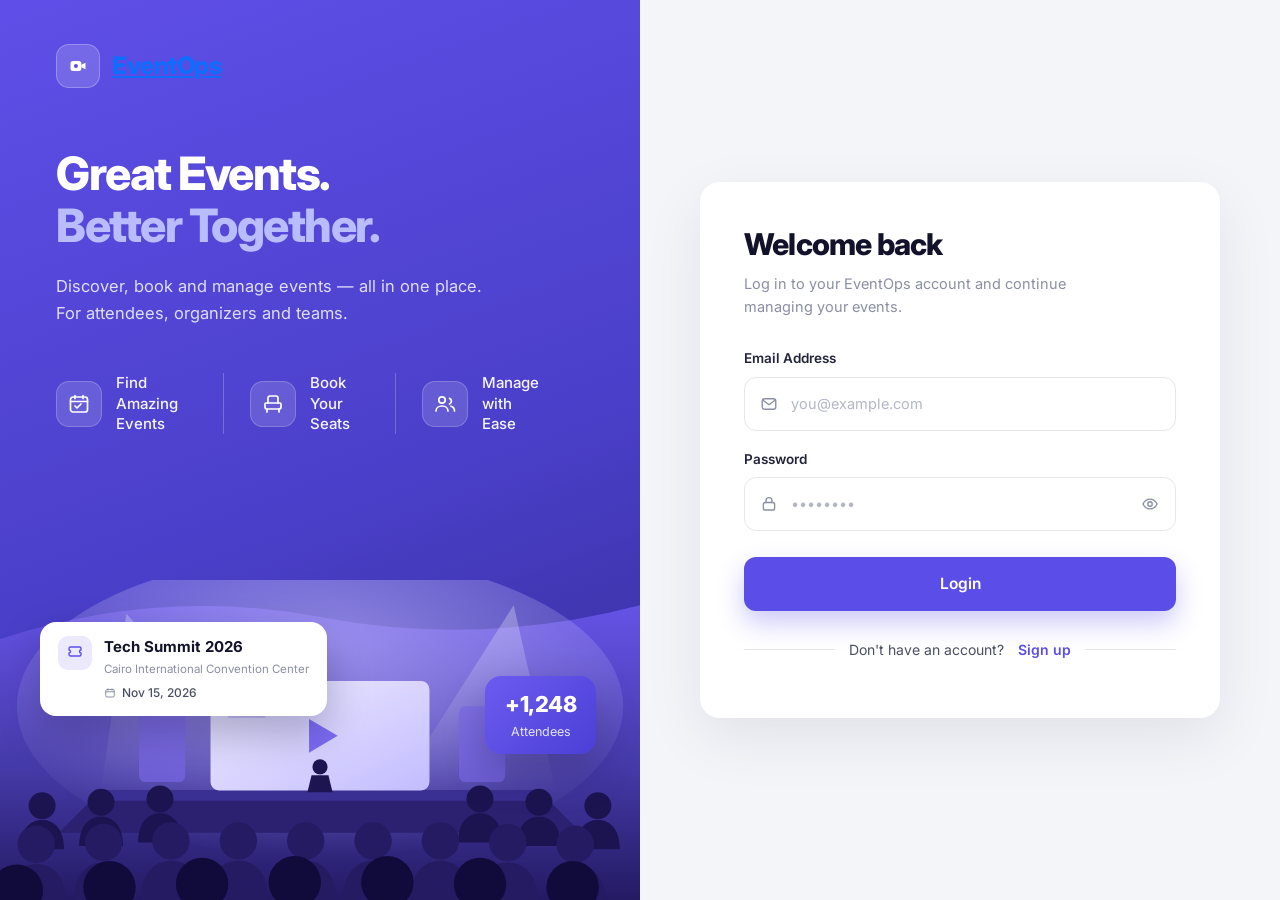
<file: Front/admin-applications.html>
<!DOCTYPE html>
<html lang="en">
<head>
  <meta charset="UTF-8" />
  <meta name="viewport" content="width=device-width, initial-scale=1.0" />
  <title>EventOps · Organizer applications</title>

  <link href="bootstrap.min.css" rel="stylesheet" />
  <link
    href="https://cdn.jsdelivr.net/npm/bootstrap-icons@1.11.3/font/bootstrap-icons.min.css"
    rel="stylesheet"
  />
  <link
    href="https://fonts.googleapis.com/css2?family=Inter:wght@400;500;600;700;800&display=swap"
    rel="stylesheet"
  />
  <link rel="stylesheet" href="assets/css/dashboard.css" />
  <link rel="stylesheet" href="assets/css/admin-applications.css" />
</head>
<body>

  <header class="topbar">
    <div class="topbar__inner">
      <a href="admin-applications.html" class="brand"><span class="brand__logo"><i class="bi bi-camera-video-fill"></i></span><span class="brand__name">EventOps</span></a>
      <div class="topbar__actions">
        <button class="icon-btn" type="button" aria-label="Notifications"><i class="bi bi-bell"></i><span class="icon-btn__dot"></span></button>
        <button class="profile" type="button"><img src="https://i.pravatar.cc/80?img=12" alt="User" class="profile__avatar" /><span class="profile__name">User</span><i class="bi bi-chevron-down profile__caret"></i></button>
      </div>
    </div>
  </header>

  <div class="layout">
    <aside class="sidebar" id="sidebar">
      <nav class="sidebar__nav">
        <a class="sidebar__link is-active" href="admin-applications.html"><i class="bi bi-clipboard-check"></i><span>Organizer applications</span></a>
        <a class="sidebar__link" href="dashboard.html"><i class="bi bi-speedometer2"></i><span>Dashboard</span></a>
        <a class="sidebar__link" href="my-bookings.html"><i class="bi bi-ticket-perforated"></i><span>My bookings</span></a>
        <a class="sidebar__link" href="profile.html"><i class="bi bi-person"></i><span>Profile</span></a>
        <a class="sidebar__link" href="index.html"><i class="bi bi-globe2"></i><span>Browse events</span></a>
      </nav>
    </aside>

    <main class="content" id="content">
      <div class="page-head">
        <div>
          <h1 class="page-head__title">Organizer applications</h1>
          <p class="page-head__sub">Review requests from participants who want to become organizers.</p>
        </div>
      </div>

      <div class="panel">
        <div class="toolbar">
          <div class="toolbar__tabs" id="statusTabs">
            <button class="tab is-active" type="button" data-status="all">All</button>
            <button class="tab" type="button" data-status="pending">Pending</button>
            <button class="tab" type="button" data-status="approved">Approved</button>
            <button class="tab" type="button" data-status="rejected">Rejected</button>
          </div>
          <div class="toolbar__search">
            <i class="bi bi-search"></i>
            <input type="search" id="searchInput" placeholder="Search this page by name, email, or organization" autocomplete="off" />
          </div>
        </div>

        <div class="table-wrap">
          <table class="app-table">
            <thead>
              <tr>
                <th>Applicant name</th>
                <th>Email</th>
                <th>Organization</th>
                <th>Submitted</th>
                <th>Status</th>
                <th class="app-actions-col">Actions</th>
              </tr>
            </thead>
            <tbody id="appTableBody"></tbody>
          </table>
        </div>

        <div class="table-foot" id="tableFoot">
          <span class="table-foot__info" id="pageInfo">Page 1 of 1</span>
          <div class="pagination">
            <button class="page-btn" type="button" id="prevBtn"><i class="bi bi-chevron-left"></i> Prev</button>
            <button class="page-btn" type="button" id="nextBtn">Next <i class="bi bi-chevron-right"></i></button>
          </div>
        </div>
      </div>
    </main>
  </div>

  <div class="drawer-overlay" id="drawerOverlay"></div>
  <aside class="drawer" id="drawer" aria-hidden="true" aria-label="Application details">
    <div class="drawer__head">
      <h2 class="drawer__title">Application details</h2>
      <button class="drawer__close" type="button" id="drawerClose" aria-label="Close">&times;</button>
    </div>
    <div class="drawer__body" id="drawerBody"></div>
  </aside>

  <div class="toast-stack" id="toastStack"></div>

  <script src="assets/js/api.js"></script>
  <script src="assets/js/layout.js"></script>
  <script src="assets/js/admin-applications.js"></script>
</body>
</html>
</file>
<file: Front/assets/css/dashboard.css>
:root {
  --brand: #5b4de8;
  --brand-dark: #4a3fd6;
  --brand-soft: #ece9fd;
  --page-bg: #f6f7fb;
  --card-bg: #ffffff;
  --text: #1c1d2b;
  --text-muted: #8a8fa3;
  --line: #edeef4;
  --green: #16a34a;
  --green-soft: #e7f7ee;
  --amber: #d97706;
  --amber-soft: #fef3e2;
  --red: #e23b3b;
  --red-soft: #fdeaea;
  --radius: 16px;
  --shadow: 0 1px 3px rgba(24, 27, 50, .04), 0 8px 24px rgba(24, 27, 50, .04);
  --topbar-h: 72px;
  --sidebar-w: 220px;
}

* { box-sizing: border-box; }

body {
  font-family: "Inter", system-ui, -apple-system, "Segoe UI", sans-serif;
  background: var(--page-bg);
  color: var(--text);
  margin: 0;
  -webkit-font-smoothing: antialiased;
}

a { text-decoration: none; color: inherit; }

/* ===================== TOP BAR ===================== */
.topbar {
  position: fixed;
  inset: 0 0 auto 0;
  height: var(--topbar-h);
  background: #fff;
  border-bottom: 1px solid var(--line);
  z-index: 1030;
}

.topbar__inner {
  height: 100%;
  display: flex;
  align-items: center;
  gap: 24px;
  padding: 0 24px;
}

/* ===================== INLINE PAGE NAV (same row as the logo) ===================== */
.pagenav {
  flex: 1 1 auto;
  min-width: 0;
  display: flex;
  align-items: center;
  justify-content: safe center;
  gap: 4px;
  overflow: visible;
}

.pagenav::-webkit-scrollbar { display: none; }

.pagenav a,
.pagenav__link {
  flex: 0 0 auto;
  display: inline-flex;
  align-items: center;
  gap: 6px;
  padding: 8px 12px;
  border-radius: 10px;
  font-size: 13.5px;
  font-weight: 600;
  color: #5b6072;
  white-space: nowrap;
  transition: all .16s ease;
  text-decoration: none;
  border: 1px solid transparent;
}

.pagenav a i,
.pagenav__link i {
  font-size: 14.5px;
  color: inherit;
  transition: color .16s ease;
}

.pagenav a:hover,
.pagenav__link:hover {
  background: #f7f8fc;
  color: var(--text);
}

.pagenav a.is-active,
.pagenav__link.is-active {
  color: var(--brand);
  background: #f1effe;
  border-color: #e5e0fd;
  font-weight: 700;
}

.pagenav a.is-active i,
.pagenav__link.is-active i {
  color: var(--brand);
}

/* Nav Dropdowns (Events, Attendees) */
.nav-dropdown {
  position: relative;
  display: inline-flex;
  align-items: center;
  flex: 0 0 auto;
}

.nav-dropdown__btn {
  display: inline-flex;
  align-items: center;
  gap: 6px;
  padding: 8px 12px;
  border-radius: 10px;
  font-size: 13.5px;
  font-weight: 600;
  color: #5b6072;
  background: transparent;
  border: 1px solid transparent;
  cursor: pointer;
  white-space: nowrap;
  font-family: inherit;
  transition: all .16s ease;
}

.nav-dropdown__btn i:first-child {
  font-size: 14.5px;
  color: inherit;
}

.nav-dropdown__caret {
  font-size: 10.5px;
  color: #8a8fa3;
  transition: transform .2s ease, color .16s ease;
  margin-left: 2px;
}

.nav-dropdown__btn:hover {
  background: #f7f8fc;
  color: var(--text);
}

.nav-dropdown.is-open .nav-dropdown__btn,
.nav-dropdown__btn.is-active {
  color: var(--brand);
  background: #f1effe;
  border-color: #e5e0fd;
  font-weight: 700;
}

.nav-dropdown.is-open .nav-dropdown__caret,
.nav-dropdown__btn.is-active .nav-dropdown__caret {
  color: var(--brand);
}

.nav-dropdown.is-open .nav-dropdown__caret {
  transform: rotate(180deg);
}

.nav-dropdown__menu {
  position: absolute;
  top: calc(100% + 8px);
  left: 0;
  min-width: 195px;
  background: #ffffff;
  border: 1px solid var(--line);
  border-radius: 14px;
  box-shadow: 0 16px 36px rgba(24, 27, 50, .14);
  padding: 6px;
  z-index: 1100;
  animation: dd-in .14s ease;
}

.nav-dropdown__menu .dropdown__item {
  display: flex;
  align-items: center;
  gap: 10px;
  width: 100%;
  padding: 9px 12px;
  border-radius: 9px;
  font-size: 13.5px;
  font-weight: 500;
  color: #41465a;
  text-decoration: none;
  background: transparent;
  border: 0;
  cursor: pointer;
  transition: all .14s ease;
}

.nav-dropdown__menu .dropdown__item i {
  font-size: 15px;
  width: 18px;
  text-align: center;
  color: #7e849b;
  transition: color .14s ease;
}

.nav-dropdown__menu .dropdown__item:hover {
  background: #f5f6fb;
  color: var(--brand);
}

.nav-dropdown__menu .dropdown__item:hover i {
  color: var(--brand);
}

.nav-dropdown__menu .dropdown__item.is-active {
  background: var(--brand-soft);
  color: var(--brand);
  font-weight: 700;
}

.nav-dropdown__menu .dropdown__item.is-active i {
  color: var(--brand);
}

.dropdown__item.is-active {
  background: var(--brand-soft);
  color: var(--brand);
  font-weight: 600;
}

.dropdown__item.is-active i {
  color: var(--brand);
}

/* Search moved out of the topbar: centered under the nav bar, same width as panel. */
.content > .topbar__search--panel {
  flex: 0 0 auto;
  max-width: 620px;
  margin: 0 auto 22px;
  width: 100%;
}

.brand {
  display: flex;
  align-items: center;
  gap: 10px;
  width: calc(var(--sidebar-w) - 24px);
  flex: 0 0 auto;
}

.brand__logo {
  width: 38px;
  height: 38px;
  display: grid;
  place-items: center;
  background: var(--brand);
  color: #fff;
  border-radius: 11px;
  font-size: 19px;
}

.brand__name {
  font-size: 21px;
  font-weight: 800;
  color: var(--brand);
  letter-spacing: -.4px;
}

.topbar__search {
  flex: 1 1 auto;
  max-width: 620px;
  position: relative;
  display: flex;
  align-items: center;
}

.topbar__search i {
  position: absolute;
  left: 16px;
  color: var(--text-muted);
  font-size: 15px;
}

.topbar__search input {
  width: 100%;
  height: 46px;
  border: 1px solid var(--line);
  background: #f7f8fc;
  border-radius: 12px;
  padding: 0 16px 0 42px;
  font-size: 14px;
  color: var(--text);
  outline: none;
  transition: .18s;
}

.topbar__search input::placeholder { color: var(--text-muted); }
.topbar__search input:focus {
  background: #fff;
  border-color: var(--brand);
  box-shadow: 0 0 0 4px var(--brand-soft);
}

.topbar__actions {
  margin-left: auto;
  display: flex;
  align-items: center;
  gap: 14px;
}

.icon-btn {
  position: relative;
  width: 42px;
  height: 42px;
  border: 1px solid var(--line);
  background: #fff;
  border-radius: 11px;
  color: #4a4f63;
  font-size: 18px;
  display: grid;
  place-items: center;
  transition: .18s;
}

.icon-btn:hover { border-color: #d9dbe6; color: var(--brand); }

.icon-btn__dot {
  position: absolute;
  top: 9px;
  right: 9px;
  width: 8px;
  height: 8px;
  background: #f43f5e;
  border: 2px solid #fff;
  border-radius: 50%;
}

.profile {
  display: flex;
  align-items: center;
  gap: 10px;
  background: none;
  border: 0;
  padding: 4px;
  border-radius: 12px;
  transition: .18s;
}

.profile:hover { background: #f7f8fc; }

.profile__avatar {
  width: 40px;
  height: 40px;
  border-radius: 50%;
  object-fit: cover;
}

.profile__name { font-size: 14.5px; font-weight: 600; }

.profile__caret { font-size: 12px; color: var(--text-muted); }

/* ===================== LAYOUT ===================== */
.layout {
  display: flex;
  padding-top: var(--topbar-h);
  min-height: 100vh;
}

/* ===================== SIDEBAR (disabled) ===================== */
/* Navigation is provided by the fixed top nav bar, so the side bar is hidden. */
.sidebar { display: none; }

.sidebar__nav { display: flex; flex-direction: column; gap: 4px; }

.sidebar__link {
  display: flex;
  align-items: center;
  gap: 12px;
  padding: 11px 14px;
  border-radius: 11px;
  font-size: 14.5px;
  font-weight: 500;
  color: #5b6072;
  transition: .16s;
}

.sidebar__link i { font-size: 17px; width: 20px; text-align: center; }

.sidebar__link:hover { background: #f7f8fc; color: var(--text); }

.sidebar__link.is-active {
  background: var(--brand-soft);
  color: var(--brand);
  font-weight: 600;
}

.sidebar__link.is-active i { color: var(--brand); }

/* ===================== CONTENT ===================== */
.content {
  flex: 1 1 auto;
  padding: 28px 32px 48px;
  min-width: 0;
}

.page-head {
  display: flex;
  align-items: flex-start;
  justify-content: space-between;
  gap: 20px;
  margin-bottom: 26px;
}

.page-head__title {
  font-size: 27px;
  font-weight: 800;
  letter-spacing: -.6px;
  margin: 0 0 4px;
}

.wave { font-size: 24px; }

.page-head__sub { margin: 0; color: var(--text-muted); font-size: 14.5px; }

.btn-brand {
  display: inline-flex;
  align-items: center;
  gap: 8px;
  background: var(--brand);
  color: #fff;
  border: 0;
  border-radius: 12px;
  padding: 13px 22px;
  font-size: 14.5px;
  font-weight: 600;
  white-space: nowrap;
  box-shadow: 0 8px 20px rgba(91, 77, 232, .28);
  transition: .18s;
}

.btn-brand:hover { background: var(--brand-dark); transform: translateY(-1px); }

/* ===================== STAT CARDS ===================== */
.stat-card {
  background: var(--card-bg);
  border: 1px solid var(--line);
  border-radius: var(--radius);
  box-shadow: var(--shadow);
  padding: 20px;
  height: 100%;
}

.stat-card__icon {
  width: 42px;
  height: 42px;
  border-radius: 12px;
  display: grid;
  place-items: center;
  font-size: 19px;
  margin-bottom: 16px;
}

.stat-card__label { font-size: 14px; color: var(--text-muted); font-weight: 500; }

.stat-card__value {
  font-size: 27px;
  font-weight: 800;
  letter-spacing: -.5px;
  margin: 6px 0 12px;
}

.stat-card__trend {
  display: flex;
  align-items: center;
  gap: 6px;
  font-size: 12.5px;
}

.trend-up { color: var(--green); font-weight: 700; }
.trend-down { color: var(--red); font-weight: 700; }
.stat-card__trend span:last-child { color: var(--text-muted); }

/* soft color variants */
.tint-purple { background: var(--brand-soft); color: var(--brand); }
.tint-green  { background: var(--green-soft); color: var(--green); }
.tint-red    { background: var(--red-soft); color: var(--red); }
.tint-amber  { background: var(--amber-soft); color: var(--amber); }

/* ===================== SECTION HEAD ===================== */
.section-head {
  display: flex;
  align-items: center;
  justify-content: space-between;
  margin: 30px 0 16px;
}

.section-head__title { font-size: 19px; font-weight: 700; margin: 0; letter-spacing: -.3px; }

.section-head__link {
  color: var(--brand);
  font-size: 14px;
  font-weight: 600;
  display: inline-flex;
  align-items: center;
  gap: 6px;
}

/* ===================== EVENT CARDS ===================== */
.event-list { display: flex; flex-direction: column; gap: 16px; }

.empty-note {
  background: #fff;
  border: 1px dashed var(--line);
  border-radius: 14px;
  padding: 26px;
  text-align: center;
  color: var(--text-muted);
  font-size: 14px;
}

.empty-note--plain { background: transparent; border: 0; padding: 10px 0; text-align: left; }

.event-card {
  background: var(--card-bg);
  border: 1px solid var(--line);
  border-radius: var(--radius);
  box-shadow: var(--shadow);
  padding: 14px;
  display: flex;
  gap: 18px;
  transition: .18s;
}

.event-card:hover { border-color: #dcdde8; box-shadow: 0 12px 30px rgba(24,27,50,.07); }

.event-card__thumb {
  width: 148px;
  height: 108px;
  border-radius: 12px;
  flex: 0 0 148px;
  object-fit: cover;
  background: #e9eaf2;
}

.event-card__body { flex: 1 1 auto; min-width: 0; display: flex; gap: 18px; }

.event-card__info { flex: 1 1 auto; min-width: 0; }

.event-card__top { display: flex; align-items: flex-start; justify-content: space-between; gap: 8px; }

.event-card__title { font-size: 17px; font-weight: 700; margin: 8px 0 6px; letter-spacing: -.2px; }
.event-card__desc {
  color: var(--text-muted);
  font-size: 13.5px;
  margin: 0 0 14px;
  overflow: hidden;
  text-overflow: ellipsis;
  white-space: nowrap;
}

.event-card__meta {
  display: flex;
  flex-wrap: wrap;
  gap: 8px 24px;
  font-size: 13.5px;
  color: #4a4f63;
}

.event-card__meta i { color: var(--text-muted); margin-right: 7px; font-size: 14px; }

.dots-btn {
  border: 0;
  background: none;
  color: var(--text-muted);
  font-size: 18px;
  line-height: 1;
  padding: 2px 4px;
  border-radius: 8px;
}

.dots-btn:hover { background: #f2f3f8; color: var(--text); }

.event-card__side {
  flex: 0 0 190px;
  border-left: 1px dashed var(--line);
  padding-left: 18px;
  display: flex;
  flex-direction: column;
  justify-content: space-between;
}

.event-card__price { font-size: 18px; font-weight: 800; }
.event-card__price small { display: block; font-size: 12.5px; font-weight: 500; color: var(--text-muted); }

.event-card__seats {
  font-size: 14px;
  font-weight: 600;
  margin-top: 8px;
  display: flex;
  align-items: center;
  gap: 8px;
}

.event-card__seats i { color: var(--text-muted); }
.event-card__seats small { display: block; font-size: 12px; font-weight: 500; color: var(--text-muted); }

.btn-view {
  border: 1.5px solid var(--brand);
  color: var(--brand);
  background: #fff;
  border-radius: 10px;
  padding: 9px 0;
  font-size: 13.5px;
  font-weight: 600;
  width: 100%;
  transition: .16s;
}

.btn-view:hover { background: var(--brand); color: #fff; }

/* ===================== BADGES ===================== */
.badge-soft {
  display: inline-block;
  padding: 4px 12px;
  border-radius: 999px;
  font-size: 12px;
  font-weight: 600;
}

.badge-upcoming  { background: var(--green-soft); color: var(--green); }
.badge-draft     { background: #eef0f5; color: #6b7180; }
.badge-pending   { background: var(--amber-soft); color: var(--amber); }
.badge-completed { background: #eef0f5; color: #6b7180; }
.badge-cancelled { background: var(--red-soft); color: var(--red); }

/* ===================== PANELS (right col) ===================== */
.panel {
  background: var(--card-bg);
  border: 1px solid var(--line);
  border-radius: var(--radius);
  box-shadow: var(--shadow);
  padding: 20px;
  margin-bottom: 20px;
}

.panel__head {
  display: flex;
  align-items: center;
  justify-content: space-between;
  gap: 10px;
  margin-bottom: 18px;
}

.panel__title { font-size: 16px; font-weight: 700; margin: 0; display: flex; align-items: center; gap: 9px; }
.panel__title i { color: var(--brand); font-size: 18px; }
.panel__link { color: var(--brand); font-size: 12.5px; font-weight: 600; display: inline-flex; align-items: center; gap: 5px; }

.period-select {
  border: 1px solid var(--line);
  border-radius: 10px;
  background: #fff;
  font-size: 12.5px;
  font-weight: 600;
  color: #4a4f63;
  padding: 7px 10px;
  outline: none;
}

/* ===================== TIMELINE ===================== */
.timeline { list-style: none; margin: 0; padding: 0; }

.timeline__item {
  position: relative;
  padding: 0 0 22px 26px;
}

.timeline__item::before {
  content: "";
  position: absolute;
  left: 5px;
  top: 14px;
  bottom: -2px;
  width: 2px;
  background: var(--line);
}

.timeline__item:last-child { padding-bottom: 0; }
.timeline__item:last-child::before { display: none; }

.timeline__dot {
  position: absolute;
  left: 0;
  top: 5px;
  width: 12px;
  height: 12px;
  border-radius: 50%;
  background: var(--brand);
  border: 3px solid #fff;
  box-shadow: 0 0 0 2px currentColor;
}

.timeline__time { font-size: 12.5px; font-weight: 600; color: var(--brand); margin-bottom: 6px; }

.timeline__row { display: flex; align-items: flex-start; justify-content: space-between; gap: 10px; }
.timeline__name { font-size: 14px; font-weight: 700; }
.timeline__venue { font-size: 12.5px; color: var(--text-muted); margin-top: 3px; }

/* ===================== QUICK STATS ===================== */
.quick-stats { list-style: none; margin: 0; padding: 0; display: flex; flex-direction: column; gap: 4px; }

.quick-stats__item {
  display: flex;
  align-items: center;
  gap: 12px;
  padding: 11px 0;
  border-bottom: 1px solid var(--line);
}

.quick-stats__item:last-child { border-bottom: 0; }

.quick-stats__icon {
  width: 36px;
  height: 36px;
  border-radius: 10px;
  display: grid;
  place-items: center;
  font-size: 16px;
  flex: 0 0 36px;
}

.quick-stats__label { flex: 1 1 auto; font-size: 13.5px; color: #4a4f63; }
.quick-stats__value { font-size: 15px; font-weight: 700; }

/* ===================== CTA CARD ===================== */
.cta-card {
  position: relative;
  overflow: hidden;
  border-radius: var(--radius);
  background: linear-gradient(135deg, #6d5bf0 0%, #5546d1 100%);
  color: #fff;
  padding: 22px;
  box-shadow: 0 14px 30px rgba(85, 70, 209, .32);
}

.cta-card__body { position: relative; z-index: 2; }

.cta-card__icon {
  width: 40px;
  height: 40px;
  display: grid;
  place-items: center;
  background: rgba(255, 255, 255, .18);
  border-radius: 11px;
  font-size: 19px;
  margin-bottom: 14px;
}

.cta-card h4 { font-size: 16px; font-weight: 700; margin: 0 0 8px; }
.cta-card p { font-size: 12.5px; line-height: 1.6; color: rgba(255, 255, 255, .82); margin: 0 0 18px; }

.cta-card__btn {
  display: inline-flex;
  align-items: center;
  gap: 8px;
  background: #fff;
  color: var(--brand);
  border: 0;
  border-radius: 10px;
  padding: 11px 20px;
  font-size: 13.5px;
  font-weight: 700;
  transition: .16s;
}

.cta-card__btn:hover { transform: translateY(-1px); box-shadow: 0 8px 18px rgba(0,0,0,.18); }

.cta-card__watermark {
  position: absolute;
  right: -18px;
  bottom: -22px;
  font-size: 130px;
  opacity: .12;
  z-index: 1;
  transform: rotate(-8deg);
}

/* ===================== RESPONSIVE ===================== */
@media (max-width: 1200px) {
  .brand { width: auto; }
}

@media (max-width: 991px) {
  .pagenav, .topnav {
    overflow-x: auto;
    justify-content: flex-start;
  }
  .sidebar {
    position: fixed;
    left: 0;
    top: var(--topbar-h);
    transform: translateX(-100%);
    transition: transform .25s;
    z-index: 1040;
    box-shadow: 0 20px 40px rgba(24,27,50,.12);
  }
  .sidebar.is-open { transform: translateX(0); }
  .content { padding: 22px 18px 40px; }
  .profile__name { display: none; }
}

/* ============ TOPBAR DROPDOWNS (notifications + user menu) ============ */
.dropdown { position: relative; display: inline-flex; }

.dropdown__menu {
  position: absolute;
  top: calc(100% + 12px);
  right: 0;
  min-width: 250px;
  background: #fff;
  border: 1px solid var(--line);
  border-radius: 14px;
  box-shadow: 0 18px 46px rgba(24, 27, 50, .16);
  padding: 8px;
  z-index: 1100;
  animation: dd-in .14s ease;
}

.dropdown__menu--profile { min-width: 262px; }
.dropdown__menu--wide { width: 340px; }

@keyframes dd-in {
  from { opacity: 0; transform: translateY(-6px); }
  to   { opacity: 1; transform: none; }
}

.dropdown__head {
  display: flex;
  align-items: center;
  justify-content: space-between;
  gap: 10px;
  padding: 10px 12px 9px;
  border-bottom: 1px solid var(--line);
  margin-bottom: 6px;
}

.dropdown__head strong { font-size: 13.5px; color: var(--text); }
.dropdown__head--user { justify-content: flex-start; gap: 12px; }

.dropdown__avatar {
  width: 38px;
  height: 38px;
  flex: 0 0 38px;
  border-radius: 50%;
  display: grid;
  place-items: center;
  background: var(--brand-soft);
  color: var(--brand);
  font-size: 13px;
  font-weight: 700;
}

.dropdown__name  { display: block; font-size: 14px; font-weight: 700; color: var(--text); }
.dropdown__email { display: block; font-size: 12px; color: var(--text-muted); }

.dropdown__item {
  display: flex;
  align-items: center;
  gap: 10px;
  width: 100%;
  padding: 10px 12px;
  border-radius: 10px;
  font-size: 14px;
  font-weight: 500;
  color: #41465a;
  background: none;
  border: 0;
  text-align: left;
  cursor: pointer;
}

.dropdown__item i { font-size: 16px; width: 18px; text-align: center; color: var(--text-muted); }
.dropdown__item:hover { background: #f5f6fb; color: var(--text); }
.dropdown__item--danger { color: var(--red); }
.dropdown__item--danger i { color: var(--red); }
.dropdown__item--danger:hover { background: var(--red-soft); }

.dropdown__sep { height: 1px; background: var(--line); margin: 6px 4px; }

.dropdown__list { max-height: 340px; overflow-y: auto; }
.dropdown__empty { padding: 26px 14px; text-align: center; color: var(--text-muted); font-size: 13px; }

.notif { display: flex; gap: 12px; padding: 11px 12px; border-radius: 10px; align-items: flex-start; }
.notif:hover { background: #f7f8fc; }

.notif__icon {
  width: 36px;
  height: 36px;
  flex: 0 0 36px;
  border-radius: 10px;
  display: grid;
  place-items: center;
  font-size: 16px;
}

.notif__body { flex: 1 1 auto; min-width: 0; }
.notif__title { display: block; font-size: 13.5px; font-weight: 600; color: var(--text); }
.notif__text {
  display: block;
  font-size: 12.5px;
  color: var(--text-muted);
  overflow: hidden;
  text-overflow: ellipsis;
  white-space: nowrap;
}
.notif__time { font-size: 11.5px; color: var(--text-muted); white-space: nowrap; padding-top: 2px; }

@media (max-width: 767px) {
  .topbar__inner { gap: 8px; padding: 0 10px; }
  .pagenav a, .pagenav__link, .nav-dropdown__btn {
    padding: 6px 8px;
    font-size: 12.5px;
    gap: 4px;
  }
  .topbar__search { max-width: none; }
  .event-card { flex-direction: column; }
  .event-card__thumb { width: 100%; flex-basis: auto; height: 170px; }
  .event-card__body { flex-direction: column; }
  .event-card__side { flex-basis: auto; border-left: 0; border-top: 1px dashed var(--line); padding: 16px 0 0; }
  .btn-view { width: auto; padding: 9px 22px; }
  .page-head { flex-direction: column; }
  .dropdown__menu { right: -8px; }
  .dropdown__menu--wide { width: min(340px, calc(100vw - 24px)); }
}

@media (max-width: 520px) {
  .brand__name { display: none; }
}
</file>
<file: Front/assets/css/admin-applications.css>
/* =========================================================
   Admin · Organizer Applications (#19)
   ========================================================= */

/* ---------- toolbar ---------- */
.toolbar {
  display: flex;
  align-items: center;
  justify-content: space-between;
  gap: 16px;
  flex-wrap: wrap;
  margin-bottom: 18px;
}

.toolbar__tabs { display: flex; flex-wrap: wrap; gap: 6px; }

.tab {
  border: 1px solid var(--line);
  background: #fff;
  color: #5b6072;
  border-radius: 999px;
  padding: 8px 16px;
  font-size: 13.5px;
  font-weight: 600;
  transition: .16s;
}

.tab:hover { border-color: #d9dbe6; color: var(--text); }

.tab.is-active {
  background: var(--brand-soft);
  border-color: transparent;
  color: var(--brand);
}

.toolbar__search {
  position: relative;
  display: flex;
  align-items: center;
  min-width: 260px;
}

.toolbar__search i {
  position: absolute;
  left: 14px;
  color: var(--text-muted);
  font-size: 15px;
}

.toolbar__search input {
  width: 100%;
  height: 42px;
  border: 1px solid var(--line);
  background: #f7f8fc;
  border-radius: 11px;
  padding: 0 14px 0 40px;
  font-size: 14px;
  color: var(--text);
  outline: none;
  transition: .18s;
}

.toolbar__search input::placeholder { color: var(--text-muted); }
.toolbar__search input:focus {
  background: #fff;
  border-color: var(--brand);
  box-shadow: 0 0 0 4px var(--brand-soft);
}

/* ---------- table ---------- */
.table-wrap { overflow-x: auto; }

.app-table {
  width: 100%;
  border-collapse: collapse;
  min-width: 780px;
}

.app-table th {
  text-align: left;
  font-size: 12px;
  font-weight: 700;
  text-transform: uppercase;
  letter-spacing: .4px;
  color: var(--text-muted);
  padding: 12px 14px;
  border-bottom: 1px solid var(--line);
  white-space: nowrap;
}

.app-table td {
  padding: 14px;
  border-bottom: 1px solid var(--line);
  font-size: 14px;
  color: #3d4256;
  vertical-align: middle;
}

.app-table tbody tr { transition: .14s; cursor: pointer; }
.app-table tbody tr:hover { background: #f9f9fd; }
.app-table tbody tr:last-child td { border-bottom: 0; }

.app-actions-col { text-align: right; }

.app-user { display: flex; align-items: center; gap: 11px; }

.app-avatar {
  width: 38px;
  height: 38px;
  flex: 0 0 38px;
  border-radius: 50%;
  display: grid;
  place-items: center;
  background: var(--brand-soft);
  color: var(--brand);
  font-size: 13px;
  font-weight: 700;
}

.app-user__name { font-weight: 600; color: var(--text); }

.app-actions {
  display: flex;
  gap: 8px;
  justify-content: flex-end;
}

.btn-approve,
.btn-reject {
  border: 0;
  border-radius: 9px;
  padding: 8px 15px;
  font-size: 13px;
  font-weight: 600;
  color: #fff;
  transition: .16s;
  white-space: nowrap;
}

.btn-approve { background: var(--green); }
.btn-approve:hover { background: #128a3e; }

.btn-reject { background: var(--red); }
.btn-reject:hover { background: #c92f2f; }

.btn-approve:disabled,
.btn-reject:disabled { opacity: .55; cursor: not-allowed; }

.app-reviewed { text-align: right; line-height: 1.35; }
.app-reviewed__name { font-size: 13.5px; font-weight: 600; color: var(--text); }
.app-reviewed__date { font-size: 12px; color: var(--text-muted); }

/* ---------- table foot / pagination ---------- */
.table-foot {
  display: flex;
  align-items: center;
  justify-content: space-between;
  gap: 14px;
  flex-wrap: wrap;
  margin-top: 18px;
}

.table-foot__info { font-size: 13.5px; color: var(--text-muted); }

.pagination { display: flex; gap: 8px; }

.page-btn {
  display: inline-flex;
  align-items: center;
  gap: 7px;
  border: 1px solid var(--line);
  background: #fff;
  color: #4a4f63;
  border-radius: 10px;
  padding: 9px 16px;
  font-size: 13.5px;
  font-weight: 600;
  transition: .16s;
}

.page-btn:hover:not(:disabled) { border-color: var(--brand); color: var(--brand); }
.page-btn:disabled { opacity: .5; cursor: not-allowed; }

/* ---------- drawer ---------- */
.drawer-overlay {
  position: fixed;
  inset: 0;
  background: rgba(20, 22, 40, .38);
  opacity: 0;
  visibility: hidden;
  transition: .22s;
  z-index: 1050;
}

.drawer-overlay.is-open { opacity: 1; visibility: visible; }

.drawer {
  position: fixed;
  top: 0;
  right: 0;
  height: 100vh;
  width: 420px;
  max-width: 92vw;
  background: #fff;
  box-shadow: -18px 0 50px rgba(24, 27, 50, .16);
  transform: translateX(100%);
  transition: transform .26s ease;
  z-index: 1055;
  display: flex;
  flex-direction: column;
}

.drawer.is-open { transform: translateX(0); }

.drawer__head {
  display: flex;
  align-items: center;
  justify-content: space-between;
  padding: 20px 22px;
  border-bottom: 1px solid var(--line);
}

.drawer__title { font-size: 17px; font-weight: 700; margin: 0; }

.drawer__close {
  border: 0;
  background: #f4f5fa;
  color: #5b6072;
  width: 36px;
  height: 36px;
  border-radius: 10px;
  font-size: 22px;
  line-height: 1;
  transition: .16s;
}

.drawer__close:hover { background: var(--red-soft); color: var(--red); }

.drawer__body { padding: 22px; overflow-y: auto; flex: 1 1 auto; }

.drawer__applicant { display: flex; align-items: center; gap: 12px; margin-bottom: 20px; }

.drawer__avatar {
  width: 46px;
  height: 46px;
  flex: 0 0 46px;
  border-radius: 50%;
  display: grid;
  place-items: center;
  background: var(--brand-soft);
  color: var(--brand);
  font-size: 15px;
  font-weight: 700;
}

.drawer__name { font-size: 16px; font-weight: 700; }
.drawer__email { font-size: 13px; color: var(--text-muted); }

.detail-list { margin: 0 0 20px; }

.detail-row {
  display: flex;
  align-items: center;
  justify-content: space-between;
  gap: 14px;
  padding: 11px 0;
  border-bottom: 1px solid var(--line);
}

.detail-row dt { font-size: 13.5px; color: var(--text-muted); }
.detail-row dd { margin: 0; font-size: 13.5px; font-weight: 600; text-align: right; color: var(--text); }

.drawer__label {
  display: block;
  font-size: 13px;
  font-weight: 600;
  color: var(--text);
  margin-bottom: 8px;
}

.drawer__textarea {
  width: 100%;
  border: 1px solid var(--line);
  background: #f7f8fc;
  border-radius: 12px;
  padding: 12px 14px;
  font-family: inherit;
  font-size: 13.5px;
  color: var(--text);
  resize: vertical;
  min-height: 96px;
  outline: none;
  transition: .18s;
}

.drawer__textarea:focus {
  background: #fff;
  border-color: var(--brand);
  box-shadow: 0 0 0 4px var(--brand-soft);
}

.drawer__actions { display: flex; gap: 10px; margin-top: 18px; }
.drawer__actions .btn-approve,
.drawer__actions .btn-reject { flex: 1 1 0; padding: 12px 0; }

.drawer__hint {
  margin-top: 16px;
  font-size: 12.5px;
  color: var(--text-muted);
  text-align: center;
}

/* ---------- toasts ---------- */
.toast-stack {
  position: fixed;
  right: 22px;
  bottom: 22px;
  z-index: 1080;
  display: flex;
  flex-direction: column;
  gap: 12px;
  max-width: 340px;
}

.toast-msg {
  display: flex;
  align-items: center;
  gap: 12px;
  background: #fff;
  border: 1px solid var(--line);
  border-left: 4px solid var(--red);
  border-radius: 12px;
  padding: 14px 16px;
  box-shadow: 0 16px 40px rgba(24, 27, 50, .16);
  animation: toast-in .25s ease;
}

.toast-msg--success { border-left-color: var(--green); }

.toast-msg__icon {
  width: 30px;
  height: 30px;
  flex: 0 0 30px;
  display: grid;
  place-items: center;
  border-radius: 50%;
  background: var(--red-soft);
  color: var(--red);
  font-size: 15px;
}

.toast-msg--success .toast-msg__icon { background: var(--green-soft); color: var(--green); }

.toast-msg__body { flex: 1 1 auto; }
.toast-msg__title { font-size: 14px; font-weight: 700; }
.toast-msg__text { font-size: 12.5px; color: var(--text-muted); margin-top: 2px; }

.toast-msg__close {
  border: 0;
  background: none;
  color: var(--text-muted);
  font-size: 16px;
  padding: 2px 4px;
  border-radius: 6px;
}

.toast-msg__close:hover { background: #f2f3f8; }

@keyframes toast-in {
  from { opacity: 0; transform: translateY(14px) scale(.98); }
  to { opacity: 1; transform: translateY(0) scale(1); }
}

/* ---------- access denied ---------- */
.access-denied {
  background: #fff;
  border: 1px solid var(--line);
  border-radius: var(--radius);
  box-shadow: var(--shadow);
  padding: 48px 28px;
  text-align: center;
  max-width: 460px;
  margin: 60px auto 0;
}

.access-denied__icon {
  width: 60px;
  height: 60px;
  border-radius: 18px;
  background: var(--amber-soft);
  color: var(--amber);
  font-size: 27px;
  display: grid;
  place-items: center;
  margin: 0 auto 18px;
}

.access-denied h2 { font-size: 21px; font-weight: 800; margin: 0 0 8px; }
.access-denied p { color: var(--text-muted); font-size: 14px; margin: 0 0 20px; }

/* ---------- responsive ---------- */
@media (max-width: 767px) {
  .toolbar { flex-direction: column; align-items: stretch; }
  .toolbar__search { min-width: 0; }
  .drawer { width: 100%; }
  .toast-stack { left: 16px; right: 16px; max-width: none; }
}
</file>
<file: Front/assets/css/manage.css>
/* =========================================================
   EventOps · Shared components for the management / checkout /
   support / admin pages (14-18, 6, 7, 11, 20).
   Builds on dashboard.css + admin-applications.css tokens.
   ========================================================= */

/* ---------- generic buttons ---------- */
.btn {
  display: inline-flex;
  align-items: center;
  justify-content: center;
  gap: 8px;
  border: 1px solid var(--line);
  background: #fff;
  color: #4a4f63;
  border-radius: 11px;
  padding: 11px 18px;
  font-size: 14px;
  font-weight: 600;
  transition: .16s;
  white-space: nowrap;
}
.btn:hover { border-color: #d9dbe6; color: var(--text); }
.btn:disabled { opacity: .55; cursor: not-allowed; }

.btn--primary {
  background: var(--brand);
  border-color: var(--brand);
  color: #fff;
  box-shadow: 0 8px 20px rgba(91, 77, 232, .24);
}
.btn--primary:hover { background: var(--brand-dark); border-color: var(--brand-dark); color: #fff; }

.btn--danger { border-color: var(--red-soft); color: var(--red); background: #fff; }
.btn--danger:hover { background: var(--red); border-color: var(--red); color: #fff; }

.btn--ghost { background: #f4f5fa; border-color: transparent; }
.btn--ghost:hover { background: #eceef6; }

.btn--sm { padding: 8px 14px; font-size: 13px; border-radius: 9px; }
.btn--block { width: 100%; }

/* ---------- grids ---------- */
.stat-grid {
  display: grid;
  grid-template-columns: repeat(auto-fit, minmax(190px, 1fr));
  gap: 16px;
}

.two-col {
  display: grid;
  grid-template-columns: 1.6fr 1fr;
  gap: 20px;
  align-items: start;
}
@media (max-width: 991px) { .two-col { grid-template-columns: 1fr; } }

.stat-card__foot { display: flex; align-items: center; gap: 8px; font-size: 12.5px; color: var(--text-muted); }

/* ---------- progress ---------- */
.progress {
  height: 8px;
  background: #eef0f5;
  border-radius: 999px;
  overflow: hidden;
  width: 100%;
}
.progress__bar { height: 100%; border-radius: 999px; background: var(--brand); transition: width .3s; }
.progress__bar--green { background: var(--green); }
.progress__bar--amber { background: var(--amber); }
.progress__bar--red   { background: var(--red); }

/* ---------- invite chips ---------- */
.chip-list { display: flex; flex-wrap: wrap; gap: 8px; margin-top: 14px; }
.chip {
  display: inline-flex;
  align-items: center;
  gap: 8px;
  background: var(--brand-soft);
  color: var(--brand);
  border-radius: 999px;
  padding: 7px 8px 7px 14px;
  font-size: 13px;
  font-weight: 600;
}
.chip__x {
  border: 0;
  background: rgba(91, 77, 232, .16);
  color: var(--brand);
  width: 20px;
  height: 20px;
  border-radius: 50%;
  line-height: 1;
  font-size: 14px;
}
.chip__x:hover { background: var(--brand); color: #fff; }

.field { margin-bottom: 16px; }
.field__label { display: block; font-size: 13px; font-weight: 600; margin-bottom: 8px; }
.field__hint { font-size: 12px; color: var(--text-muted); margin-top: 6px; }

.input,
.textarea,
.select {
  width: 100%;
  border: 1px solid var(--line);
  background: #f7f8fc;
  border-radius: 12px;
  padding: 12px 14px;
  font-family: inherit;
  font-size: 14px;
  color: var(--text);
  outline: none;
  transition: .18s;
}
.textarea { resize: vertical; min-height: 110px; }
.input:focus, .textarea:focus, .select:focus {
  background: #fff;
  border-color: var(--brand);
  box-shadow: 0 0 0 4px var(--brand-soft);
}

/* ---------- status colors ---------- */
.badge-open        { background: var(--amber-soft); color: var(--amber); }
.badge-in_progress { background: #e8f0fe; color: #2563eb; }
.badge-resolved    { background: var(--green-soft); color: var(--green); }
.badge-closed      { background: #eef0f5; color: #6b7180; }
.badge-valid       { background: var(--green-soft); color: var(--green); }
.badge-used        { background: #eef0f5; color: #6b7180; }
.badge-revoked     { background: var(--red-soft); color: var(--red); }
.badge-active      { background: var(--green-soft); color: var(--green); }
.badge-blocked     { background: var(--red-soft); color: var(--red); }
.badge-free        { background: var(--green-soft); color: var(--green); }
.badge-paid        { background: var(--brand-soft); color: var(--brand); }

/* ---------- banner ---------- */
.banner {
  display: flex;
  align-items: center;
  gap: 12px;
  border-radius: 14px;
  padding: 14px 18px;
  font-size: 14px;
  font-weight: 600;
  margin-bottom: 20px;
}
.banner i { font-size: 18px; }
.banner--amber { background: var(--amber-soft); color: var(--amber); }
.banner--green { background: var(--green-soft); color: var(--green); }
.banner--red   { background: var(--red-soft); color: var(--red); }
.banner__timer { margin-left: auto; font-variant-numeric: tabular-nums; font-weight: 800; }

/* ---------- QR scanner ---------- */
.scanner {
  position: relative;
  aspect-ratio: 4 / 3;
  border-radius: 18px;
  background: #0f1120;
  overflow: hidden;
  display: grid;
  place-items: center;
}
.scanner__frame {
  position: absolute;
  inset: 16%;
  border: 3px solid rgba(255, 255, 255, .75);
  border-radius: 18px;
  box-shadow: 0 0 0 9999px rgba(0, 0, 0, .35);
}
.scanner__line {
  position: absolute;
  left: 16%;
  right: 16%;
  height: 3px;
  background: linear-gradient(90deg, transparent, #6d5bf0, transparent);
  box-shadow: 0 0 14px rgba(109, 91, 240, .9);
  animation: scan 2.4s ease-in-out infinite;
}
@keyframes scan {
  0%, 100% { top: 20%; }
  50% { top: 78%; }
}
.scanner__corners { position: absolute; inset: 16%; }
.scanner__corners span {
  position: absolute;
  width: 26px;
  height: 26px;
  border: 4px solid #6d5bf0;
  border-radius: 4px;
}
.scanner__corners span:nth-child(1) { top: -4px; left: -4px; border-right: 0; border-bottom: 0; }
.scanner__corners span:nth-child(2) { top: -4px; right: -4px; border-left: 0; border-bottom: 0; }
.scanner__corners span:nth-child(3) { bottom: -4px; left: -4px; border-right: 0; border-top: 0; }
.scanner__corners span:nth-child(4) { bottom: -4px; right: -4px; border-left: 0; border-top: 0; }
.scanner__hint {
  position: absolute;
  bottom: 16px;
  color: rgba(255, 255, 255, .7);
  font-size: 13px;
  font-weight: 600;
}

.scan-result {
  border-radius: 16px;
  padding: 22px;
  border: 1px solid var(--line);
  background: #fff;
}
.scan-result--success { border-color: var(--green); background: var(--green-soft); }
.scan-result--error   { border-color: var(--red); background: var(--red-soft); }
.scan-result--warn    { border-color: var(--amber); background: var(--amber-soft); }
.scan-result__icon {
  width: 52px; height: 52px;
  border-radius: 50%;
  display: grid; place-items: center;
  font-size: 26px; margin-bottom: 14px;
  background: #fff;
}
.scan-result--success .scan-result__icon { color: var(--green); }
.scan-result--error .scan-result__icon { color: var(--red); }
.scan-result--warn .scan-result__icon { color: var(--amber); }
.scan-result__name { font-size: 20px; font-weight: 800; margin: 0 0 4px; }
.scan-result__meta { color: #4a4f63; font-size: 14px; }

/* ---------- charts ---------- */
.bar-chart {
  display: flex;
  align-items: flex-end;
  gap: 14px;
  height: 200px;
  padding-top: 10px;
}
.bar-chart__col { flex: 1 1 0; display: flex; flex-direction: column; align-items: center; gap: 8px; height: 100%; justify-content: flex-end; }
.bar-chart__bar {
  width: 60%;
  min-width: 18px;
  border-radius: 8px 8px 0 0;
  background: linear-gradient(180deg, #7c6cf3, #5b4de8);
  transition: height .4s;
}
.bar-chart__value { font-size: 12.5px; font-weight: 700; }
.bar-chart__label { font-size: 12px; color: var(--text-muted); }

.donut-wrap { display: flex; align-items: center; gap: 26px; flex-wrap: wrap; }
.donut {
  width: 168px;
  height: 168px;
  border-radius: 50%;
  display: grid;
  place-items: center;
  flex: 0 0 168px;
}
.donut__hole {
  width: 108px;
  height: 108px;
  background: #fff;
  border-radius: 50%;
  display: grid;
  place-items: center;
  text-align: center;
}
.donut__pct { font-size: 26px; font-weight: 800; line-height: 1; }
.donut__cap { font-size: 11.5px; color: var(--text-muted); }
.legend { display: flex; flex-direction: column; gap: 12px; }
.legend__row { display: flex; align-items: center; gap: 10px; font-size: 13.5px; }
.legend__dot { width: 12px; height: 12px; border-radius: 4px; }
.legend__val { margin-left: auto; font-weight: 700; }

/* ---------- admin tabs (underline) ---------- */
.tabs {
  display: flex;
  gap: 6px;
  border-bottom: 1px solid var(--line);
  margin-bottom: 22px;
  flex-wrap: wrap;
}
.tabs__item {
  border: 0;
  background: none;
  padding: 12px 16px;
  font-size: 14px;
  font-weight: 600;
  color: var(--text-muted);
  border-bottom: 2px solid transparent;
  margin-bottom: -1px;
}
.tabs__item:hover { color: var(--text); }
.tabs__item.is-active { color: var(--brand); border-bottom-color: var(--brand); }

/* ---------- messages / support thread ---------- */
.thread { display: flex; flex-direction: column; gap: 12px; margin: 18px 0; }
.bubble {
  max-width: 82%;
  border-radius: 14px;
  padding: 12px 15px;
  font-size: 13.5px;
  line-height: 1.5;
}
.bubble__meta { font-size: 11.5px; font-weight: 600; margin-top: 6px; opacity: .75; }
.bubble--in  { background: #f3f4fa; color: var(--text); align-self: flex-start; }
.bubble--out { background: var(--brand-soft); color: var(--brand-dark); align-self: flex-end; }

.ticket-list { list-style: none; margin: 0; padding: 0; display: flex; flex-direction: column; gap: 10px; }
.ticket-list__item {
  border: 1px solid var(--line);
  border-radius: 14px;
  padding: 14px 16px;
  cursor: pointer;
  transition: .16s;
  background: #fff;
}
.ticket-list__item:hover { border-color: #dcdde8; background: #f9f9fd; }
.ticket-list__item.is-active { border-color: var(--brand); box-shadow: 0 0 0 3px var(--brand-soft); }
.ticket-list__subject { font-size: 14.5px; font-weight: 700; margin: 0 0 6px; }
.ticket-list__sub { display: flex; align-items: center; justify-content: space-between; gap: 10px; font-size: 12.5px; color: var(--text-muted); }

/* ---------- checkout ---------- */
.summary-card { position: sticky; top: calc(var(--topbar-h) + 20px); }
.summary-row {
  display: flex;
  align-items: center;
  justify-content: space-between;
  gap: 14px;
  padding: 12px 0;
  border-bottom: 1px solid var(--line);
  font-size: 14px;
}
.summary-row:last-of-type { border-bottom: 0; }
.summary-row dt { color: var(--text-muted); }
.summary-row dd { margin: 0; font-weight: 600; }
.summary-row--total { font-size: 17px; font-weight: 800; border-top: 1px dashed var(--line); border-bottom: 0; padding-top: 16px; }
.summary-row--total dd { color: var(--brand); }

.mock-badge, .provider-badge {
  display: inline-flex;
  align-items: center;
  gap: 6px;
  background: var(--blue-soft, #e0f2fe);
  color: #0284c7;
  border-radius: 999px;
  padding: 4px 12px;
  font-size: 12px;
  font-weight: 700;
}

/* ---------- payment provider selector ---------- */
.provider-selector {
  display: flex;
  flex-direction: column;
  gap: 10px;
  margin-bottom: 20px;
}

.provider-card {
  display: flex;
  align-items: center;
  gap: 14px;
  padding: 14px 16px;
  border: 1.5px solid var(--line, #e2e8f0);
  border-radius: 14px;
  cursor: pointer;
  background: #fff;
  transition: all .2s ease;
}

.provider-card:hover {
  border-color: #cbd5e1;
  background: #fbfbfe;
}

.provider-card.is-active {
  border-color: var(--brand, #5b4de8);
  background: rgba(91, 77, 232, 0.04);
  box-shadow: 0 0 0 1px var(--brand, #5b4de8);
}

.provider-card input[type="radio"] {
  display: none;
}

.provider-card__icon {
  width: 42px;
  height: 42px;
  border-radius: 10px;
  background: var(--line-light, #f1f3f9);
  color: var(--brand, #5b4de8);
  display: grid;
  place-items: center;
  font-size: 20px;
  flex-shrink: 0;
  transition: all .2s ease;
}

.provider-card.is-active .provider-card__icon {
  background: var(--brand, #5b4de8);
  color: #fff;
}

.provider-card__content {
  flex: 1;
}

.provider-card__title {
  font-weight: 700;
  font-size: 14.5px;
  color: var(--text-dark, #181b32);
  display: flex;
  align-items: center;
  gap: 8px;
}

.provider-card__sub {
  font-size: 12px;
  color: var(--text-muted, #64748b);
  margin-top: 2px;
}

.tag {
  display: inline-block;
  padding: 2px 8px;
  border-radius: 6px;
  font-size: 10px;
  font-weight: 700;
  text-transform: uppercase;
}

.tag--primary {
  background: #dbeafe;
  color: #0284c7;
}

.tag--secondary {
  background: #f1f5f9;
  color: #64748b;
}

/* Paymob box */
.paymob-box {
  background: #f8fafc;
  border: 1px solid #e2e8f0;
  border-radius: 14px;
  padding: 18px 20px;
  margin-bottom: 16px;
}

.paymob-box__header {
  margin-bottom: 8px;
}

.paymob-box__badge {
  font-size: 12px;
  font-weight: 700;
  color: #0284c7;
  display: inline-flex;
  align-items: center;
  gap: 6px;
}

.paymob-box__desc {
  font-size: 13px;
  color: #475569;
  line-height: 1.6;
  margin-bottom: 12px;
}

.paymob-box__brands {
  display: flex;
  align-items: center;
  flex-wrap: wrap;
  gap: 8px;
  font-size: 11.5px;
  color: #64748b;
}

.brand-chip {
  background: #fff;
  border: 1px solid #cbd5e1;
  border-radius: 6px;
  padding: 3px 8px;
  font-weight: 600;
  color: #334155;
  display: inline-flex;
  align-items: center;
  gap: 5px;
}

.card-form { display: grid; grid-template-columns: 1fr 1fr; gap: 16px; }
.card-form .field--full { grid-column: 1 / -1; }

.mock-demo {
  display: flex;
  align-items: center;
  justify-content: space-between;
  gap: 12px;
  padding: 10px 14px;
  margin-bottom: 16px;
  border: 1px dashed #d9dbe6;
  border-radius: 11px;
  background: #fafaff;
  font-size: 13px;
  color: var(--text-muted);
}

/* ---------- payment result ---------- */
.result-card {
  max-width: 480px;
  margin: 40px auto 0;
  text-align: center;
  background: #fff;
  border: 1px solid var(--line);
  border-radius: 20px;
  box-shadow: var(--shadow);
  padding: 40px 32px;
}
.result-card__icon {
  width: 84px;
  height: 84px;
  border-radius: 50%;
  display: grid;
  place-items: center;
  font-size: 44px;
  margin: 0 auto 20px;
}
.result-card--success .result-card__icon { background: var(--green-soft); color: var(--green); }
.result-card--error .result-card__icon { background: var(--red-soft); color: var(--red); }
.result-card__title { font-size: 26px; font-weight: 800; margin: 0 0 8px; letter-spacing: -.5px; }
.result-card__sub { color: var(--text-muted); font-size: 14.5px; margin: 0 0 24px; }
.result-card__actions { display: flex; gap: 12px; justify-content: center; flex-wrap: wrap; }
.result-summary { text-align: left; margin: 24px 0; }

/* ---------- modal ---------- */
.modal-overlay {
  position: fixed;
  inset: 0;
  background: rgba(20, 22, 40, .42);
  display: grid;
  place-items: center;
  padding: 20px;
  z-index: 1060;
  opacity: 0;
  visibility: hidden;
  transition: .2s;
}
.modal-overlay.is-open { opacity: 1; visibility: visible; }
.modal-card {
  background: #fff;
  border-radius: 18px;
  box-shadow: 0 30px 70px rgba(24, 27, 50, .28);
  width: 100%;
  max-width: 440px;
  padding: 26px;
}
.modal-card__icon {
  width: 54px; height: 54px;
  border-radius: 16px;
  display: grid; place-items: center;
  font-size: 26px; margin-bottom: 16px;
  background: var(--red-soft); color: var(--red);
}
.modal-card h3 { font-size: 19px; font-weight: 800; margin: 0 0 8px; }
.modal-card p { font-size: 14px; color: var(--text-muted); margin: 0 0 22px; }
.modal-card__actions { display: flex; gap: 12px; justify-content: flex-end; }

/* ---------- misc ---------- */
.muted { color: var(--text-muted); }
.mono { font-family: ui-monospace, SFMono-Regular, Menlo, monospace; font-size: 12.5px; }
.event-head { display: flex; align-items: center; gap: 14px; flex-wrap: wrap; }
.event-head__thumb { width: 46px; height: 46px; border-radius: 12px; background: var(--brand-soft); color: var(--brand); display: grid; place-items: center; font-size: 20px; flex: 0 0 46px; }
.spinner { display: grid; place-items: center; padding: 40px; color: var(--text-muted); font-size: 14px; }
.spinner i { font-size: 26px; animation: spin 1s linear infinite; display: block; margin-bottom: 10px; }
@keyframes spin { to { transform: rotate(360deg); } }

.table-simple { width: 100%; border-collapse: collapse; }
.table-simple th {
  text-align: left; font-size: 12px; font-weight: 700; text-transform: uppercase;
  letter-spacing: .4px; color: var(--text-muted); padding: 12px 14px; border-bottom: 1px solid var(--line); white-space: nowrap;
}
.table-simple td { padding: 14px; border-bottom: 1px solid var(--line); font-size: 14px; color: #3d4256; vertical-align: middle; }
.table-simple tbody tr:last-child td { border-bottom: 0; }
.table-simple tbody tr:hover { background: #f9f9fd; }
</file>
<file: Front/assets/css/create-event.css>
/* =========================================================
   Create / Edit Event
   ========================================================= */

#eventForm { max-width: 920px; }

[hidden] { display: none !important; }

/* ===================== FIELDS ===================== */
.field { margin-bottom: 18px; }
.field:last-child { margin-bottom: 0; }

.field__label {
  display: block;
  font-size: 13.5px;
  font-weight: 600;
  color: var(--text);
  margin-bottom: 8px;
}

.field__input {
  width: 100%;
  height: 46px;
  border: 1px solid var(--line);
  background: #f7f8fc;
  border-radius: 12px;
  padding: 0 14px;
  font-size: 14px;
  font-family: inherit;
  color: var(--text);
  outline: none;
  transition: .18s;
}

.field__input--area {
  height: auto;
  min-height: 96px;
  padding: 12px 14px;
  line-height: 1.55;
  resize: vertical;
}

.field__input::placeholder { color: var(--text-muted); }

.field__input:focus {
  background: #fff;
  border-color: var(--brand);
  box-shadow: 0 0 0 4px var(--brand-soft);
}

.field__input.is-invalid {
  border-color: var(--red);
  box-shadow: 0 0 0 4px var(--red-soft);
}

.field-error {
  color: var(--red);
  font-size: 12.5px;
  margin: 6px 0 0;
  font-weight: 500;
}

.field-error:empty { display: none; }

.field-row {
  display: grid;
  grid-template-columns: repeat(2, minmax(0, 1fr));
  gap: 16px;
}

.field--invites {
  margin-top: 18px;
  padding-top: 18px;
  border-top: 1px dashed var(--line);
}

/* ===================== VISIBILITY RADIOS ===================== */
.radio-row {
  display: grid;
  grid-template-columns: repeat(2, minmax(0, 1fr));
  gap: 14px;
}

.radio-card {
  display: flex;
  align-items: flex-start;
  gap: 12px;
  padding: 16px;
  border: 1.5px solid var(--line);
  border-radius: 14px;
  cursor: pointer;
  transition: .16s;
}

.radio-card:hover { border-color: #d9dbe6; }

.radio-card.is-selected {
  border-color: var(--brand);
  background: var(--brand-soft);
}

.radio-card input {
  margin-top: 2px;
  width: 18px;
  height: 18px;
  flex: 0 0 18px;
  accent-color: var(--brand);
}

.radio-card__body { display: flex; flex-direction: column; gap: 4px; }
.radio-card__title { font-size: 14.5px; font-weight: 700; display: flex; align-items: center; gap: 8px; }
.radio-card__title i { color: var(--brand); }
.radio-card__desc { font-size: 12.5px; color: var(--text-muted); line-height: 1.5; }

/* ===================== FORM ALERT ===================== */
.form-alert {
  background: var(--red-soft);
  border: 1px solid #f6cccc;
  color: #a32020;
  border-radius: 14px;
  padding: 14px 16px;
  margin-bottom: 20px;
  font-size: 13.5px;
}

.form-alert__title { font-weight: 700; display: flex; align-items: center; gap: 8px; }
.form-alert ul { margin: 8px 0 0; padding-left: 20px; }
.form-alert li { margin: 3px 0; }

/* ===================== GUARD NOTICE ===================== */
.guard-notice {
  display: flex;
  gap: 16px;
  align-items: flex-start;
  background: var(--card-bg);
  border: 1px solid var(--line);
  border-radius: var(--radius);
  box-shadow: var(--shadow);
  padding: 28px;
  max-width: 560px;
}

.guard-notice i { font-size: 30px; color: var(--brand); }
.guard-notice h3 { margin: 0 0 6px; font-size: 18px; }
.guard-notice p { margin: 0; color: var(--text-muted); font-size: 14px; }

/* ===================== STICKY FOOTER ===================== */
.form-footer {
  position: sticky;
  bottom: 0;
  z-index: 30;
  display: flex;
  justify-content: flex-end;
  gap: 12px;
  padding: 16px 0;
  margin-top: 6px;
  background: linear-gradient(180deg, rgba(246, 247, 251, 0) 0%, var(--page-bg) 55%);
}

.btn-secondary {
  display: inline-flex;
  align-items: center;
  gap: 8px;
  border: 1.5px solid var(--line);
  background: #fff;
  color: var(--text);
  border-radius: 12px;
  padding: 13px 22px;
  font-size: 14.5px;
  font-weight: 600;
  transition: .16s;
}

.btn-secondary:hover { border-color: #d9dbe6; color: var(--brand); }

.btn-brand:disabled {
  background: #c9cbe0;
  box-shadow: none;
  cursor: not-allowed;
  transform: none;
}

/* ===================== TOASTS ===================== */
.toast-stack {
  position: fixed;
  right: 22px;
  bottom: 22px;
  z-index: 1060;
  display: flex;
  flex-direction: column;
  gap: 12px;
  max-width: 340px;
}

.toast-msg {
  display: flex;
  align-items: center;
  gap: 12px;
  background: #fff;
  border: 1px solid var(--line);
  border-left: 4px solid var(--red);
  border-radius: 12px;
  padding: 14px 16px;
  box-shadow: 0 16px 40px rgba(24, 27, 50, .16);
  animation: toast-in .25s ease;
}

.toast-msg--success { border-left-color: var(--green); }

.toast-msg__icon {
  width: 30px;
  height: 30px;
  flex: 0 0 30px;
  display: grid;
  place-items: center;
  border-radius: 50%;
  background: var(--red-soft);
  color: var(--red);
  font-size: 15px;
}

.toast-msg--success .toast-msg__icon { background: var(--green-soft); color: var(--green); }

.toast-msg__body { flex: 1 1 auto; }
.toast-msg__title { font-size: 14px; font-weight: 700; }
.toast-msg__text { font-size: 12.5px; color: var(--text-muted); margin-top: 2px; }

.toast-msg__close {
  border: 0;
  background: none;
  color: var(--text-muted);
  font-size: 16px;
  cursor: pointer;
  padding: 2px 4px;
  border-radius: 6px;
}

.toast-msg__close:hover { background: #f2f3f8; }

@keyframes toast-in {
  from { opacity: 0; transform: translateY(14px) scale(.98); }
  to { opacity: 1; transform: translateY(0) scale(1); }
}

/* ===================== RESPONSIVE ===================== */
@media (max-width: 767px) {
  .field-row { grid-template-columns: 1fr; }
  .radio-row { grid-template-columns: 1fr; }
}

@media (max-width: 576px) {
  .toast-stack { left: 16px; right: 16px; max-width: none; }
}
</file>
<file: Front/assets/css/signup.css>
:root {
  --brand: #5b4de8;
  --brand-dark: #4a3fd6;
  --brand-soft: #ece9fd;
  --ink: #12132a;
  --muted: #8a8fa3;
  --line: #e5e6ef;
  --danger: #e23b3b;
  --danger-soft: #fdeaea;
  --panel-bg: #f4f5f9;
}

* { box-sizing: border-box; }

body {
  margin: 0;
  font-family: "Inter", system-ui, -apple-system, "Segoe UI", sans-serif;
  color: var(--ink);
  -webkit-font-smoothing: antialiased;
}

/* ===================== LAYOUT ===================== */
.signup {
  display: flex;
  min-height: 100vh;
}

.hero {
  flex: 1 1 50%;
  position: relative;
  display: flex;
  flex-direction: column;
  color: #fff;
  background: linear-gradient(160deg, #5f4fe8 0%, #4a3fc9 55%, #322a8f 100%);
  overflow: hidden;
  padding: 44px 56px 0;
}

.panel {
  flex: 1 1 50%;
  background: var(--panel-bg);
  display: flex;
  align-items: center;
  justify-content: center;
  padding: 48px 40px;
}

/* ===================== HERO ===================== */
.hero__content { position: relative; z-index: 3; }

.hero__brand {
  display: inline-flex;
  align-items: center;
  gap: 12px;
  margin-bottom: 60px;
}

.hero__brand-logo {
  width: 44px;
  height: 44px;
  display: grid;
  place-items: center;
  background: rgba(255, 255, 255, .16);
  border: 1px solid rgba(255, 255, 255, .25);
  border-radius: 13px;
}

.hero__brand-name {
  font-size: 24px;
  font-weight: 800;
  letter-spacing: -.5px;
}

.hero__title {
  font-size: 46px;
  line-height: 1.12;
  font-weight: 800;
  letter-spacing: -1.5px;
  margin: 0 0 22px;
}

.hero__title-accent { color: #b9bdff; }

.hero__sub {
  font-size: 16.5px;
  line-height: 1.65;
  color: rgba(255, 255, 255, .82);
  margin: 0 0 46px;
  max-width: 460px;
}

.hero__features {
  list-style: none;
  display: flex;
  align-items: flex-start;
  gap: 0;
  margin: 0;
  padding: 0;
}

.hero__feature {
  display: flex;
  align-items: center;
  gap: 14px;
  padding: 0 26px;
  font-size: 15px;
  font-weight: 500;
  line-height: 1.35;
  color: rgba(255, 255, 255, .95);
}

.hero__feature:first-child { padding-left: 0; }

.hero__feature + .hero__feature {
  border-left: 1px solid rgba(255, 255, 255, .22);
}

.hero__feature-icon {
  width: 46px;
  height: 46px;
  flex: 0 0 46px;
  display: grid;
  place-items: center;
  background: rgba(255, 255, 255, .14);
  border: 1px solid rgba(255, 255, 255, .2);
  border-radius: 13px;
}

/* ---------- illustration ---------- */
.hero__art {
  position: relative;
  margin-top: auto;
  height: 320px;
  margin-left: -56px;
  margin-right: -56px;
}

.hero__scene {
  position: absolute;
  inset: 0;
  width: 100%;
  height: 100%;
  display: block;
}

.float-card {
  position: absolute;
  background: #fff;
  border-radius: 16px;
  box-shadow: 0 18px 40px rgba(18, 12, 60, .28);
  z-index: 4;
}

.float-card--event {
  left: 40px;
  top: 42px;
  display: flex;
  gap: 12px;
  align-items: flex-start;
  padding: 14px 18px;
  max-width: 300px;
}

.float-card__icon {
  width: 34px;
  height: 34px;
  flex: 0 0 34px;
  display: grid;
  place-items: center;
  background: var(--brand-soft);
  border-radius: 10px;
}

.float-card__title { font-size: 15px; font-weight: 700; color: var(--ink); }
.float-card__meta { font-size: 11.5px; color: var(--muted); margin: 2px 0 6px; }
.float-card__date {
  display: flex;
  align-items: center;
  gap: 6px;
  font-size: 12px;
  color: #4a4f63;
  font-weight: 500;
}

.float-card--attendees {
  right: 44px;
  top: 96px;
  padding: 12px 20px;
  text-align: center;
  background: linear-gradient(135deg, #6d5bf0, #4a3fd6);
  color: #fff;
}

.float-card__count { font-size: 22px; font-weight: 800; letter-spacing: -.5px; }
.float-card__count-label { font-size: 12.5px; opacity: .85; margin-top: 2px; }

/* ===================== AUTH CARD ===================== */
.auth-card {
  width: 100%;
  max-width: 520px;
  background: #fff;
  border-radius: 20px;
  padding: 44px 44px 34px;
  box-shadow: 0 20px 60px rgba(18, 18, 50, .08);
}

.auth-card__title {
  font-size: 30px;
  font-weight: 800;
  letter-spacing: -.8px;
  margin: 0 0 10px;
}

.auth-card__sub {
  font-size: 14.5px;
  line-height: 1.6;
  color: var(--muted);
  margin: 0 0 30px;
  max-width: 380px;
}

/* ---------- fields ---------- */
.field { margin-bottom: 18px; }

.field__label {
  display: block;
  font-size: 13.5px;
  font-weight: 600;
  margin-bottom: 8px;
  color: #23243c;
}

.input-wrap {
  position: relative;
  display: flex;
  align-items: center;
  border: 1.5px solid var(--line);
  border-radius: 12px;
  background: #fff;
  transition: .16s;
}

.input-wrap:focus-within {
  border-color: var(--brand);
  box-shadow: 0 0 0 4px var(--brand-soft);
}

.input-wrap__icon {
  position: absolute;
  left: 15px;
  display: grid;
  place-items: center;
  pointer-events: none;
}

.input-wrap__input {
  border: 0 !important;
  box-shadow: none !important;
  background: transparent !important;
  height: 52px;
  padding: 0 15px 0 46px !important;
  font-size: 14.5px;
  color: var(--ink);
  border-radius: 12px;
}

.input-wrap__input::placeholder { color: #b3b7c6; }

.input-wrap__toggle {
  position: absolute;
  right: 12px;
  border: 0;
  background: none;
  padding: 4px;
  display: grid;
  place-items: center;
  border-radius: 8px;
  cursor: pointer;
}

.input-wrap__toggle:hover { background: #f2f3f8; }
.input-wrap__toggle .eye-slash { opacity: 0; transition: opacity .15s; }
.input-wrap__toggle.is-visible .eye-slash { opacity: 1; }

/* ---------- error state ---------- */
.field__error {
  display: none;
  align-items: center;
  gap: 7px;
  margin-top: 8px;
  font-size: 13px;
  font-weight: 600;
  color: var(--danger);
}

.field.is-invalid .input-wrap { border-color: var(--danger); }
.field.is-invalid .input-wrap:focus-within { box-shadow: 0 0 0 4px var(--danger-soft); }
.field.is-invalid .input-wrap__icon svg { stroke: var(--danger); }
.field.is-invalid .field__error { display: flex; }

.field__error-icon {
  width: 16px;
  height: 16px;
  flex: 0 0 16px;
  display: grid;
  place-items: center;
  border-radius: 50%;
  background: var(--danger);
  color: #fff;
  font-size: 11px;
  font-weight: 700;
}

/* ---------- role selector ---------- */
.role-options {
  display: grid;
  grid-template-columns: 1fr 1fr;
  gap: 12px;
}

.role-option { position: relative; cursor: pointer; }

.role-option input {
  position: absolute;
  opacity: 0;
  pointer-events: none;
}

.role-option__box {
  display: flex;
  flex-direction: column;
  gap: 4px;
  border: 1.5px solid var(--line);
  border-radius: 12px;
  padding: 14px 16px;
  color: var(--muted);
  transition: .16s;
  height: 100%;
}

.role-option__title { font-size: 14px; font-weight: 700; color: var(--ink); }
.role-option__desc { font-size: 12px; color: var(--muted); line-height: 1.4; }

.role-option input:checked + .role-option__box {
  border-color: var(--brand);
  background: var(--brand-soft);
  color: var(--brand);
}

.role-option input:focus-visible + .role-option__box {
  box-shadow: 0 0 0 4px var(--brand-soft);
}

/* ---------- submit ---------- */
.btn-brand {
  width: 100%;
  height: 54px;
  margin-top: 8px;
  border: 0;
  border-radius: 12px;
  background: var(--brand);
  color: #fff;
  font-size: 15.5px;
  font-weight: 600;
  display: inline-flex;
  align-items: center;
  justify-content: center;
  gap: 10px;
  cursor: pointer;
  transition: .18s;
  box-shadow: 0 12px 26px rgba(91, 77, 232, .3);
}

.btn-brand:hover { background: var(--brand-dark); transform: translateY(-1px); }
.btn-brand:active { transform: translateY(0); }

.auth-card__foot {
  text-align: center;
  font-size: 14px;
  color: #4a4f63;
  margin: 26px 0 0;
}

.auth-card__foot a { color: var(--brand); font-weight: 600; text-decoration: none; }
.auth-card__foot a:hover { text-decoration: underline; }

/* ===================== RESPONSIVE ===================== */
@media (max-width: 1100px) {
  .hero { padding: 36px 40px 0; }
  .hero__title { font-size: 38px; }
  .hero__feature { padding: 0 16px; font-size: 13.5px; }
  .hero__feature-icon { width: 40px; height: 40px; flex-basis: 40px; }
  .auth-card { padding: 36px 32px 28px; }
}

@media (max-width: 900px) {
  .signup { flex-direction: column; }
  .hero { padding: 32px 28px 0; min-height: auto; }
  .hero__brand { margin-bottom: 34px; }
  .hero__sub { margin-bottom: 30px; }
  .hero__art { height: 240px; margin-left: -28px; margin-right: -28px; }
  .float-card--event { left: 16px; top: 20px; transform: scale(.9); }
  .float-card--attendees { right: 16px; top: 60px; transform: scale(.9); }
  .panel { padding: 32px 20px 48px; }
}

@media (max-width: 560px) {
  .hero__title { font-size: 30px; letter-spacing: -1px; }
  .hero__sub { font-size: 15px; }
  .hero__features { flex-wrap: wrap; gap: 18px 0; }
  .hero__feature + .hero__feature { border-left: 0; }
  .hero__feature { padding: 0; }
  .auth-card { padding: 28px 22px 22px; border-radius: 16px; }
  .auth-card__title { font-size: 24px; }
  .float-card--event { display: none; }
}

/* ===================== LOGIN EXTRAS ===================== */

/* top error banner */
.auth-alert {
  display: none;
  align-items: center;
  gap: 11px;
  background: #fdecec;
  border: 1px solid #f8d5d5;
  border-radius: 12px;
  padding: 13px 16px;
  margin-bottom: 26px;
}

.auth-alert.is-visible { display: flex; }

.auth-alert__icon {
  width: 19px;
  height: 19px;
  flex: 0 0 19px;
  display: grid;
  place-items: center;
  border-radius: 50%;
  background: var(--danger);
  color: #fff;
  font-size: 12px;
  font-weight: 800;
}

.auth-alert__text {
  flex: 1 1 auto;
  font-size: 14px;
  font-weight: 600;
  color: var(--danger);
}

.auth-alert__close {
  border: 0;
  background: none;
  color: var(--danger);
  font-size: 20px;
  line-height: 1;
  padding: 2px 6px;
  border-radius: 8px;
  cursor: pointer;
  transition: .15s;
}

.auth-alert__close:hover { background: #fbdada; }

/* divider with inline link */
.auth-divider {
  display: flex;
  align-items: center;
  gap: 14px;
  margin: 28px 0 24px;
  font-size: 14px;
  color: #4a4f63;
}

.auth-divider::before,
.auth-divider::after {
  content: "";
  flex: 1 1 auto;
  height: 1px;
  background: var(--line);
}

.auth-divider a { color: var(--brand); font-weight: 600; text-decoration: none; }
.auth-divider a:hover { text-decoration: underline; }

/* blocked-account notice */
.blocked-card {
  display: none;
  gap: 14px;
  background: #fdeeee;
  border: 1px solid #f8d8d8;
  border-radius: 14px;
  padding: 18px 20px;
}

.blocked-card.is-visible { display: flex; }

.blocked-card__icon {
  flex: 0 0 24px;
  color: var(--danger);
  padding-top: 1px;
}

.blocked-card__title {
  font-size: 15px;
  font-weight: 700;
  color: var(--danger);
  margin-bottom: 6px;
}

.blocked-card__text {
  font-size: 13.5px;
  line-height: 1.6;
  color: #6b6270;
  margin: 0;
}

/* ===================== SIGNUP SUCCESS ===================== */
.auth-success {
  text-align: center;
  padding: 8px 4px 4px;
}

.auth-success[hidden] { display: none; }

.auth-success__icon {
  display: inline-flex;
  align-items: center;
  justify-content: center;
  width: 72px;
  height: 72px;
  border-radius: 50%;
  background: var(--brand-soft);
  color: var(--brand);
  margin-bottom: 18px;
}

.auth-success__title {
  font-size: 22px;
  font-weight: 800;
  margin: 0 0 10px;
  color: var(--ink);
}

.auth-success__text {
  font-size: 14.5px;
  line-height: 1.6;
  color: #4a4f63;
  margin: 0 0 8px;
}

.auth-success__text strong { color: var(--ink); }

.auth-success__hint {
  font-size: 13.5px;
  line-height: 1.6;
  color: var(--muted);
  margin: 0 0 22px;
}

.auth-success .btn-brand { text-decoration: none; }

.auth-success--verified .auth-success__icon {
  background: #e6f7ec;
  color: #1f9d55;
}

.auth-success--error .auth-success__icon {
  background: var(--danger-soft);
  color: var(--danger);
}
</file>
<file: Front/assets/css/my-bookings.css>
/* =========================================================
   My Bookings
   ========================================================= */

.status-tabs {
  display: flex;
  flex-wrap: wrap;
  gap: 8px;
  background: #fff;
  border: 1px solid var(--line);
  border-radius: 14px;
  box-shadow: var(--shadow);
  padding: 8px;
  margin-bottom: 22px;
}

.status-tab {
  display: inline-flex;
  align-items: center;
  gap: 8px;
  border: 0;
  background: transparent;
  color: #5b6072;
  border-radius: 10px;
  padding: 9px 15px;
  font-size: 13.5px;
  font-weight: 600;
  transition: .16s;
}

.status-tab:hover { background: #f7f8fc; color: var(--text); }

.status-tab.is-active { background: var(--brand); color: #fff; }

.status-tab__count {
  display: inline-grid;
  place-items: center;
  min-width: 22px;
  height: 22px;
  padding: 0 6px;
  border-radius: 999px;
  background: #eef0f5;
  color: #6b7180;
  font-size: 12px;
  font-weight: 700;
}

.status-tab.is-active .status-tab__count { background: rgba(255, 255, 255, .24); color: #fff; }

/* ===================== LIST ===================== */
.booking-list { display: flex; flex-direction: column; gap: 16px; }

.booking-card {
  background: var(--card-bg);
  border: 1px solid var(--line);
  border-radius: var(--radius);
  box-shadow: var(--shadow);
  padding: 14px;
  display: flex;
  gap: 18px;
  transition: .18s;
}

.booking-card:hover { border-color: #dcdde8; box-shadow: 0 12px 30px rgba(24, 27, 50, .07); }

.booking-card__thumb {
  width: 148px;
  height: 112px;
  border-radius: 12px;
  flex: 0 0 148px;
  object-fit: cover;
  background: #e9eaf2;
}

.booking-card__body { flex: 1 1 auto; min-width: 0; display: flex; gap: 18px; }

.booking-card__info { flex: 1 1 auto; min-width: 0; }

.booking-card__title {
  font-size: 17px;
  font-weight: 700;
  margin: 4px 0 10px;
  letter-spacing: -.2px;
}

.booking-card__meta {
  display: flex;
  flex-wrap: wrap;
  gap: 8px 24px;
  font-size: 13.5px;
  color: #4a4f63;
}

.booking-card__meta i { color: var(--text-muted); margin-right: 7px; font-size: 14px; }

.booking-card__tags { display: flex; flex-wrap: wrap; gap: 10px; margin-top: 14px; }

.seat-chip {
  display: inline-flex;
  align-items: center;
  gap: 7px;
  background: var(--brand-soft);
  color: var(--brand);
  border-radius: 9px;
  padding: 6px 12px;
  font-size: 13px;
  font-weight: 700;
}

.seat-chip i { font-size: 14px; }

.seat-chip--amount { background: #eef0f5; color: #4a4f63; }

.booking-card__side {
  flex: 0 0 200px;
  border-left: 1px dashed var(--line);
  padding-left: 18px;
  display: flex;
  flex-direction: column;
  align-items: flex-end;
  justify-content: space-between;
  gap: 12px;
}

.hold {
  display: flex;
  flex-direction: column;
  align-items: flex-end;
  gap: 4px;
}

.hold__label { font-size: 12px; color: var(--text-muted); display: inline-flex; align-items: center; gap: 6px; }

.hold__timer {
  font-size: 20px;
  font-weight: 800;
  letter-spacing: -.4px;
  color: var(--amber);
  font-variant-numeric: tabular-nums;
}

.booking-card__pay { width: 100%; justify-content: center; padding: 11px 18px; }

/* ===================== TOASTS ===================== */
.toast-stack {
  position: fixed;
  right: 22px;
  bottom: 22px;
  z-index: 1060;
  display: flex;
  flex-direction: column;
  gap: 12px;
  max-width: 340px;
}

.toast-msg {
  display: flex;
  align-items: center;
  gap: 12px;
  background: #fff;
  border: 1px solid var(--line);
  border-left: 4px solid var(--red);
  border-radius: 12px;
  padding: 14px 16px;
  box-shadow: 0 16px 40px rgba(24, 27, 50, .16);
  animation: toast-in .25s ease;
}

.toast-msg--success { border-left-color: var(--green); }
.toast-msg--info { border-left-color: var(--brand); }

.toast-msg__icon {
  width: 30px;
  height: 30px;
  flex: 0 0 30px;
  display: grid;
  place-items: center;
  border-radius: 50%;
  background: var(--red-soft);
  color: var(--red);
  font-size: 15px;
}

.toast-msg--success .toast-msg__icon { background: var(--green-soft); color: var(--green); }
.toast-msg--info .toast-msg__icon { background: var(--brand-soft); color: var(--brand); }

.toast-msg__body { flex: 1 1 auto; }
.toast-msg__title { font-size: 14px; font-weight: 700; }
.toast-msg__text { font-size: 12.5px; color: var(--text-muted); margin-top: 2px; }

.toast-msg__close {
  border: 0;
  background: none;
  color: var(--text-muted);
  font-size: 16px;
  cursor: pointer;
  padding: 2px 4px;
  border-radius: 6px;
}

.toast-msg__close:hover { background: #f2f3f8; }

@keyframes toast-in {
  from { opacity: 0; transform: translateY(14px) scale(.98); }
  to { opacity: 1; transform: translateY(0) scale(1); }
}

/* ===================== CANCEL ===================== */
.btn-cancel {
  border: 1.5px solid var(--red);
  background: #fff;
  color: var(--red);
  border-radius: 11px;
  padding: 9px 18px;
  font-size: 13.5px;
  font-weight: 600;
  transition: .16s;
}

.btn-cancel:hover { background: var(--red); border-color: var(--red); color: #fff; }

.modal-overlay {
  position: fixed;
  inset: 0;
  z-index: 1200;
  display: grid;
  place-items: center;
  padding: 20px;
  background: rgba(20, 22, 40, .45);
  opacity: 0;
  transition: opacity .18s ease;
}

.modal-overlay.is-open { opacity: 1; }

.modal {
  display: block;
  width: 100%;
  max-width: 460px;
  background: #fff;
  border-radius: 20px;
  padding: 32px 28px 26px;
  text-align: center;
  box-shadow: 0 30px 80px rgba(20, 22, 40, .32);
  transform: translateY(8px) scale(.98);
  transition: transform .2s ease;
}

.modal-overlay.is-open .modal { transform: none; }

.modal__icon {
  width: 64px;
  height: 64px;
  margin: 0 auto 16px;
  border-radius: 50%;
  display: grid;
  place-items: center;
  background: linear-gradient(135deg, #fee2e2, #fecaca);
  color: #dc2626;
  font-size: 28px;
  box-shadow: 0 8px 20px rgba(220, 38, 38, .18);
}

.modal__title { font-size: 21px; font-weight: 800; margin: 0 0 18px; color: var(--text); }

.modal__summary {
  background: #f7f8fc;
  border: 1px solid var(--line);
  border-radius: 14px;
  padding: 14px 16px;
  margin: 0 0 16px;
  text-align: left;
}

.modal__summary-row {
  display: flex;
  align-items: center;
  justify-content: space-between;
  gap: 12px;
  padding: 6px 0;
}

.modal__summary-row + .modal__summary-row {
  border-top: 1px solid var(--line);
}

.modal__summary-label {
  font-size: 13px;
  color: var(--text-muted);
  display: inline-flex;
  align-items: center;
  gap: 6px;
  font-weight: 600;
}

.modal__summary-label i { color: var(--brand); font-size: 14px; }

.modal__summary-value {
  font-size: 14px;
  font-weight: 700;
  color: var(--text);
  text-align: right;
}

.modal__summary-value.is-paid { color: var(--red); }

.modal__refund {
  font-size: 13.5px;
  color: #565b6e;
  line-height: 1.6;
  margin: 0 0 8px;
}

.modal__note {
  font-size: 12.5px;
  color: var(--text-muted);
  margin: 0 0 18px;
  display: inline-flex;
  align-items: center;
  gap: 6px;
}

.modal__note i { color: var(--amber); }

.modal__field { margin: 0 0 14px; text-align: left; }

.modal__label {
  display: inline-flex;
  align-items: center;
  gap: 6px;
  font-size: 13px;
  font-weight: 600;
  color: #4a4f63;
  margin-bottom: 6px;
}

.modal__label i { color: var(--brand); }

.modal__input {
  width: 100%;
  height: 48px;
  border: 1.5px solid var(--line);
  background: #f7f8fc;
  border-radius: 12px;
  padding: 0 15px;
  font-size: 14px;
  color: var(--text);
  outline: none;
  transition: .18s;
  letter-spacing: .5px;
}

.modal__input::placeholder { color: var(--text-muted); }

.modal__input:focus {
  background: #fff;
  border-color: var(--brand);
  box-shadow: 0 0 0 4px var(--brand-soft);
}

.modal__field-error {
  color: var(--red, #dc2626);
  background: var(--red-soft, #fee2e2);
  border-radius: 8px;
  padding: 8px 12px;
  font-size: 12.5px;
  font-weight: 600;
  margin: 8px 0 0;
  text-align: center;
}

.modal__error {
  color: var(--red, #dc2626);
  background: var(--red-soft, #fee2e2);
  border-radius: 8px;
  padding: 8px 12px;
  font-size: 13px;
  font-weight: 600;
  margin: 0 0 16px;
  text-align: center;
}

.modal__actions { display: flex; gap: 10px; margin-top: 4px; }

.modal__actions .modal__keep {
  flex: 1;
  justify-content: center;
  background: #f1f2f7;
  color: var(--text);
  border: 0;
  border-radius: 12px;
  padding: 12px 18px;
  font-size: 14px;
  font-weight: 700;
  cursor: pointer;
  transition: .16s;
  display: inline-flex;
  align-items: center;
  gap: 6px;
}

.modal__actions .modal__keep:hover { background: #e5e7ef; }

.modal__actions .btn-danger {
  flex: 1;
  border: 0;
  border-radius: 12px;
  padding: 12px 18px;
  font-size: 14px;
  font-weight: 700;
  color: #fff;
  background: linear-gradient(135deg, #ef4444, #dc2626);
  box-shadow: 0 8px 20px rgba(220, 38, 38, .3);
  transition: .16s;
  display: inline-flex;
  align-items: center;
  justify-content: center;
  gap: 6px;
}

.modal__actions .btn-danger:hover { transform: translateY(-1px); box-shadow: 0 10px 24px rgba(220, 38, 38, .35); }

.modal__actions .btn-danger:disabled { opacity: .7; cursor: default; transform: none; }

/* ===================== RESPONSIVE ===================== */
@media (max-width: 767px) {
  .booking-card { flex-direction: column; }
  .booking-card__thumb { width: 100%; flex-basis: auto; height: 170px; }
  .booking-card__body { flex-direction: column; }
  .booking-card__side { flex-basis: auto; border-left: 0; border-top: 1px dashed var(--line); padding: 16px 0 0; align-items: stretch; }
  .hold { align-items: flex-start; }
  .booking-card__pay { width: auto; }
}

@media (max-width: 576px) {
  .toast-stack { left: 16px; right: 16px; max-width: none; }
}
</file>
<file: Front/assets/css/organizer-dashboard.css>
/* =========================================================
   EventOps · Organizer Dashboard (page-specific styles)
   Extends assets/css/dashboard.css
   ========================================================= */

/* ===================== INFO NOTE ===================== */
.info-note {
  display: flex;
  align-items: center;
  gap: 12px;
  background: var(--brand-soft);
  border: 1px solid #ddd7fb;
  border-radius: 14px;
  padding: 13px 16px;
  margin: 22px 0 8px;
  font-size: 13.5px;
  color: #4a4079;
}

.info-note__icon { color: var(--brand); font-size: 17px; }
.info-note__text { flex: 1 1 auto; }

.info-note__close {
  border: 0;
  background: none;
  color: #6b63a8;
  font-size: 18px;
  line-height: 1;
  cursor: pointer;
  padding: 2px 6px;
  border-radius: 8px;
}

.info-note__close:hover { background: rgba(91, 77, 232, .12); }

/* ===================== TABLE ===================== */
.table-panel { padding: 8px; margin-top: 4px; }

.table-wrap { overflow-x: auto; }

.events-table {
  width: 100%;
  min-width: 780px;
  border-collapse: collapse;
  font-size: 13.5px;
}

.events-table thead th {
  text-align: left;
  font-size: 12px;
  font-weight: 600;
  text-transform: uppercase;
  letter-spacing: .4px;
  color: var(--text-muted);
  padding: 14px 16px;
  border-bottom: 1px solid var(--line);
  white-space: nowrap;
}

.events-table tbody td {
  padding: 16px;
  border-bottom: 1px solid var(--line);
  vertical-align: middle;
  color: #4a4f63;
}

.events-table tbody tr:last-child td { border-bottom: 0; }
.events-table tbody tr:hover { background: #fafbfe; }

.cell-title { font-weight: 700; color: var(--text); min-width: 180px; }
.ta-r { text-align: right; }
.cell-actions { white-space: nowrap; text-align: right; }

/* ===================== CAPACITY BAR ===================== */
.cap { display: flex; align-items: center; gap: 10px; min-width: 170px; }

.cap__bar {
  flex: 1 1 auto;
  height: 8px;
  background: #eceef5;
  border-radius: 999px;
  overflow: hidden;
}

.cap__bar span {
  display: block;
  height: 100%;
  background: var(--brand);
  border-radius: 999px;
  transition: width .3s ease;
}

.cap__text { font-size: 12.5px; font-weight: 600; color: var(--text); white-space: nowrap; }
.cap__na { color: var(--text-muted); }

/* ===================== ACTION BUTTONS ===================== */
.act-btn {
  display: inline-flex;
  align-items: center;
  gap: 6px;
  border: 1px solid var(--line);
  background: #fff;
  color: #4a4f63;
  border-radius: 10px;
  padding: 7px 12px;
  font-size: 12.5px;
  font-weight: 600;
  margin-left: 6px;
  transition: .16s;
}

.act-btn i { font-size: 13px; }
.act-btn:hover { border-color: var(--brand); color: var(--brand); background: var(--brand-soft); }
.act-btn:disabled { opacity: .6; cursor: default; }

.act-btn--danger:hover { border-color: var(--red); color: var(--red); background: var(--red-soft); }

/* ===================== STAT HINT ===================== */
.stat-card__hint {
  display: block;
  font-size: 12px;
  font-weight: 600;
  color: var(--text-muted);
  letter-spacing: 0;
  margin-top: 4px;
}

/* ===================== EMPTY STATE ===================== */
.empty-note__title { font-size: 16px; font-weight: 700; color: var(--text); margin-bottom: 4px; }
.empty-note__text { margin: 0 0 16px; color: var(--text-muted); }

/* ===================== ORGANIZERS ONLY ===================== */
.organizer-only {
  max-width: 460px;
  margin: 60px auto;
  text-align: center;
  background: var(--card-bg);
  border: 1px solid var(--line);
  border-radius: var(--radius);
  box-shadow: var(--shadow);
  padding: 44px 32px;
}

.organizer-only__icon {
  width: 64px;
  height: 64px;
  display: inline-grid;
  place-items: center;
  border-radius: 18px;
  background: var(--brand-soft);
  color: var(--brand);
  font-size: 28px;
  margin-bottom: 18px;
}

.organizer-only__title { font-size: 22px; font-weight: 800; margin: 0 0 8px; letter-spacing: -.4px; }
.organizer-only__text { color: var(--text-muted); font-size: 14.5px; margin: 0 0 22px; }

/* ===================== TOASTS ===================== */
.toast-stack {
  position: fixed;
  right: 22px;
  bottom: 22px;
  z-index: 1060;
  display: flex;
  flex-direction: column;
  gap: 12px;
  max-width: 340px;
}

.toast-msg {
  display: flex;
  align-items: center;
  gap: 12px;
  background: #fff;
  border: 1px solid var(--line);
  border-left: 4px solid var(--red);
  border-radius: 12px;
  padding: 14px 16px;
  box-shadow: 0 16px 40px rgba(24, 27, 50, .16);
  animation: toast-in .25s ease;
}

.toast-msg--success { border-left-color: var(--green); }

.toast-msg__icon {
  width: 30px;
  height: 30px;
  flex: 0 0 30px;
  display: grid;
  place-items: center;
  border-radius: 50%;
  background: var(--red-soft);
  color: var(--red);
  font-size: 15px;
}

.toast-msg--success .toast-msg__icon { background: var(--green-soft); color: var(--green); }

.toast-msg__body { flex: 1 1 auto; }
.toast-msg__title { font-size: 14px; font-weight: 700; }
.toast-msg__text { font-size: 12.5px; color: var(--text-muted); margin-top: 2px; }

.toast-msg__close {
  border: 0;
  background: none;
  color: var(--text-muted);
  font-size: 16px;
  cursor: pointer;
  padding: 2px 4px;
  border-radius: 6px;
}

.toast-msg__close:hover { background: #f2f3f8; }

@keyframes toast-in {
  from { opacity: 0; transform: translateY(14px) scale(.98); }
  to { opacity: 1; transform: translateY(0) scale(1); }
}

/* ===================== RESPONSIVE ===================== */
@media (max-width: 767px) {
  .cell-actions { text-align: left; }
  .act-btn { margin: 4px 6px 0 0; }
}

@media (max-width: 576px) {
  .toast-stack { left: 16px; right: 16px; max-width: none; }
}
</file>
